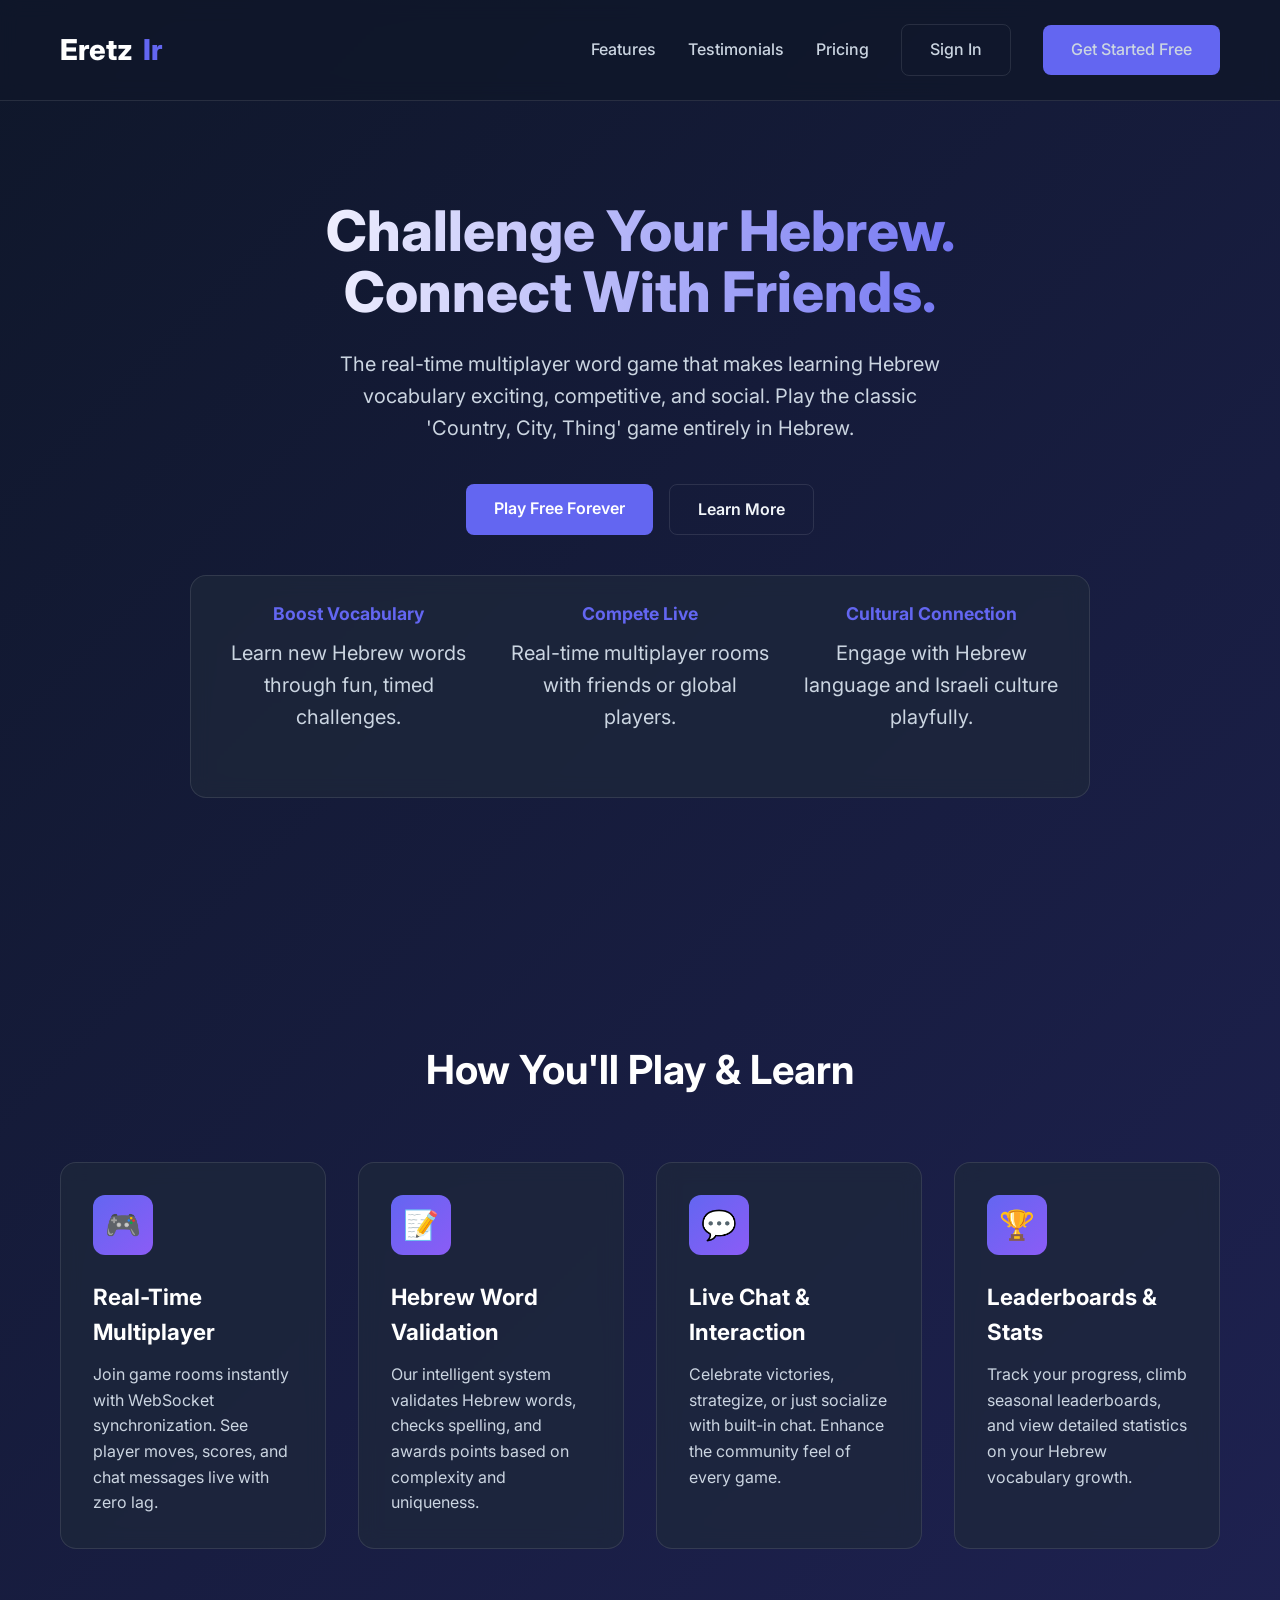
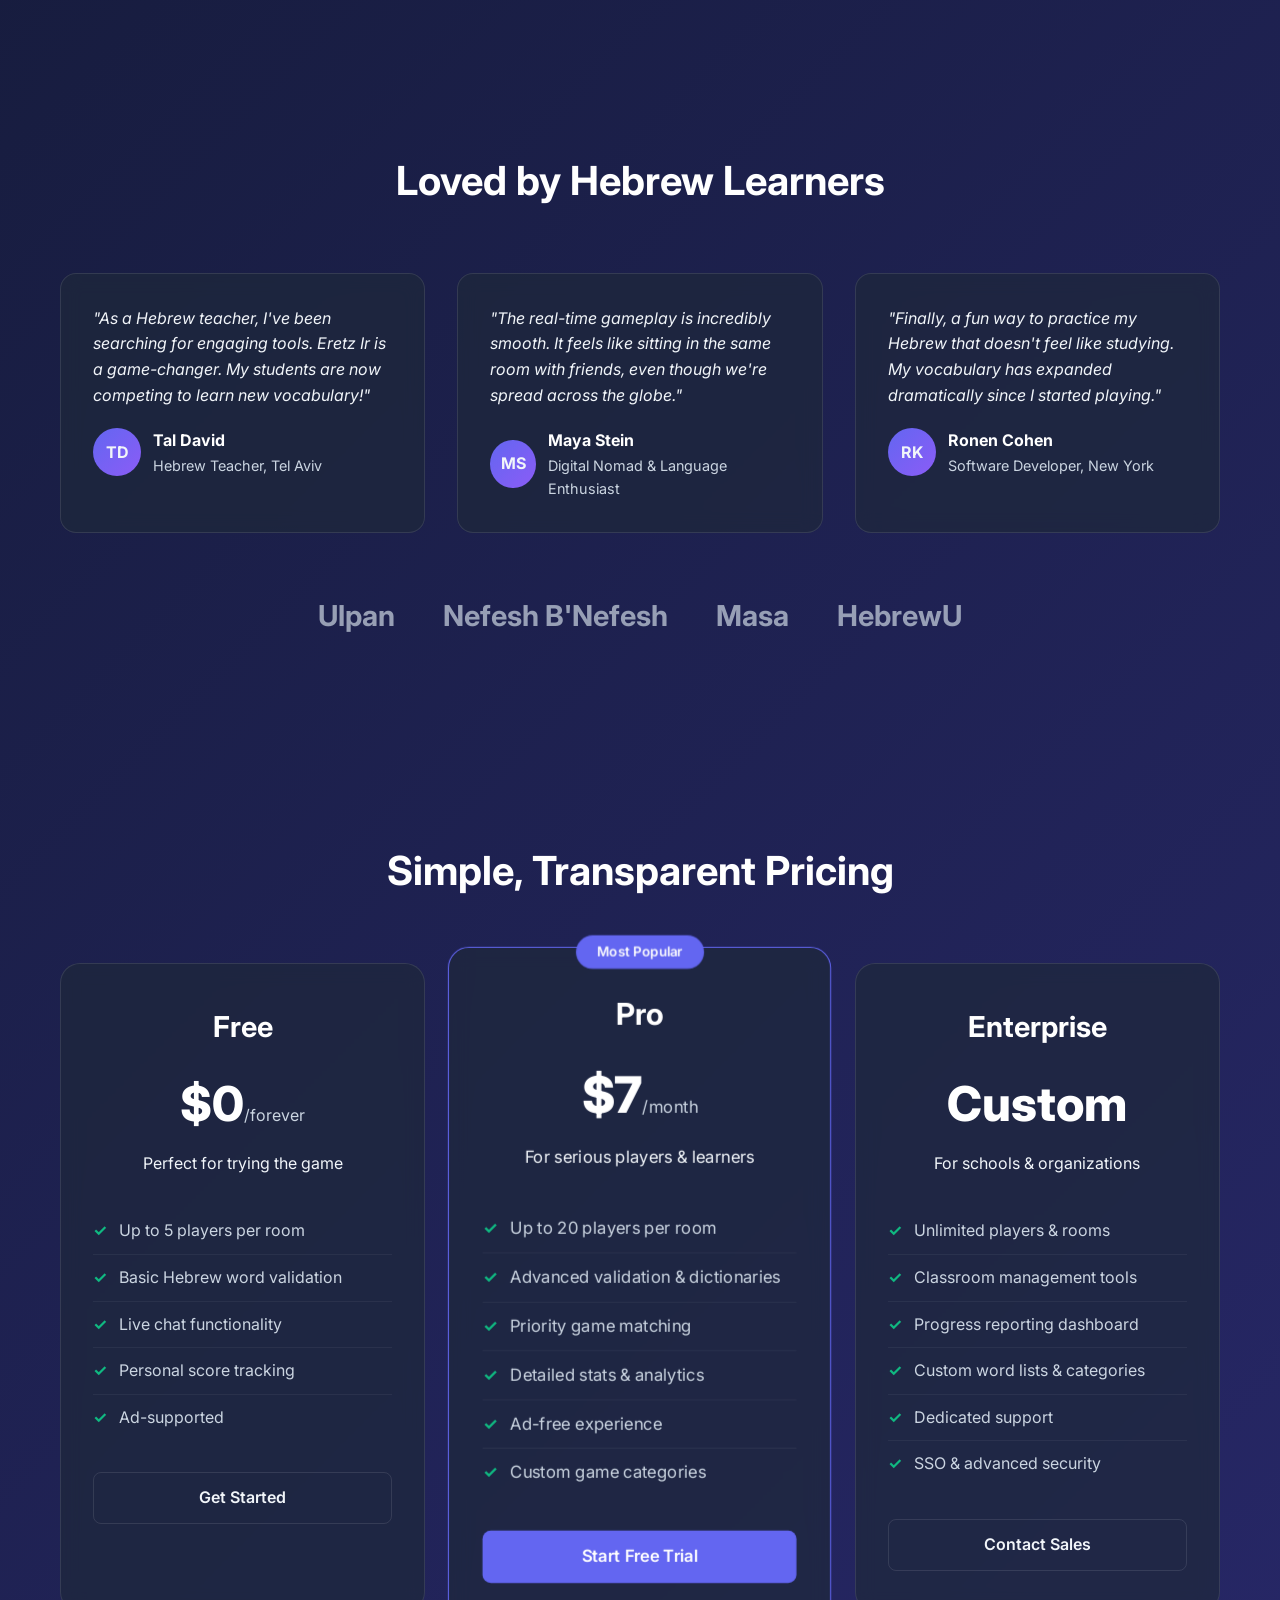
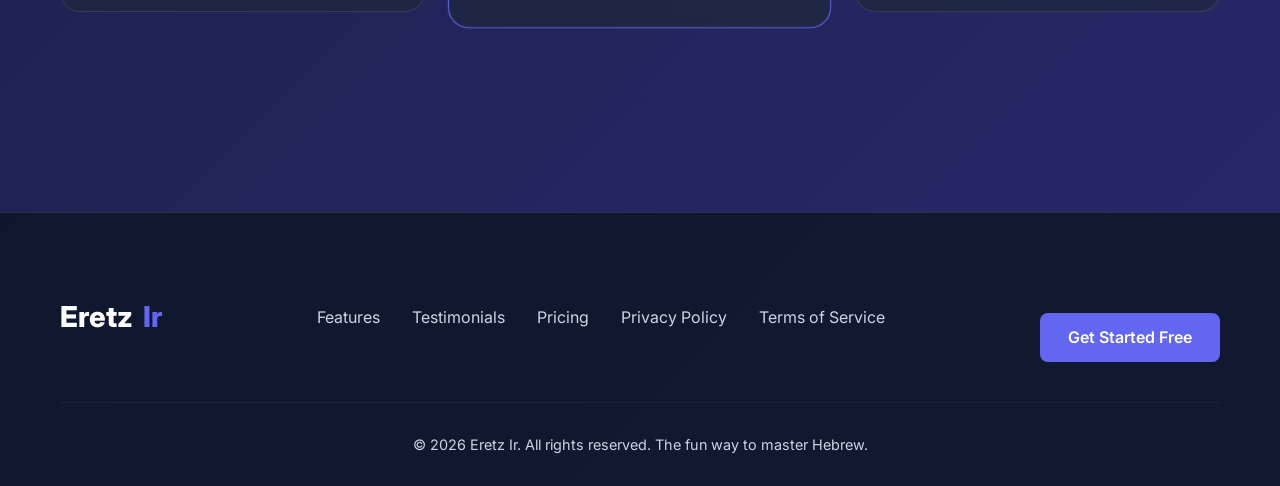
<file: index.html>
<!DOCTYPE html>
<html lang="en">
<head>
    <meta charset="UTF-8">
    <meta name="viewport" content="width=device-width, initial-scale=1.0">
    <title>Eretz Ir | Real-Time Hebrew Word Game</title>
    <link rel="preconnect" href="https://fonts.googleapis.com">
    <link rel="preconnect" href="https://fonts.gstatic.com" crossorigin>
    <link href="https://fonts.googleapis.com/css2?family=Inter:wght@300;400;500;600;700;800&display=swap" rel="stylesheet">
    <style>
        :root {
            --primary: #6366f1;
            --primary-dark: #4f46e5;
            --secondary: #10b981;
            --dark-bg: #0f172a;
            --dark-surface: #1e293b;
            --dark-surface-light: #334155;
            --text-primary: #f1f5f9;
            --text-secondary: #cbd5e1;
            --glass-bg: rgba(30, 41, 59, 0.7);
            --glass-border: rgba(255, 255, 255, 0.1);
            --shadow: 0 8px 32px rgba(0, 0, 0, 0.3);
        }

        * {
            margin: 0;
            padding: 0;
            box-sizing: border-box;
        }

        html {
            scroll-behavior: smooth;
        }

        body {
            font-family: 'Inter', sans-serif;
            background: linear-gradient(-45deg, #0f172a, #1e1b4b, #312e81, #0f172a);
            background-size: 400% 400%;
            animation: gradient 15s ease infinite;
            color: var(--text-primary);
            line-height: 1.6;
            min-height: 100vh;
            overflow-x: hidden;
        }

        @keyframes gradient {
            0% { background-position: 0% 50%; }
            50% { background-position: 100% 50%; }
            100% { background-position: 0% 50%; }
        }

        .container {
            width: 100%;
            max-width: 1200px;
            margin: 0 auto;
            padding: 0 20px;
        }

        /* Header & Navigation */
        header {
            padding: 24px 0;
            position: sticky;
            top: 0;
            z-index: 100;
            backdrop-filter: blur(10px);
            background-color: rgba(15, 23, 42, 0.8);
            border-bottom: 1px solid var(--glass-border);
        }

        .nav-container {
            display: flex;
            justify-content: space-between;
            align-items: center;
        }

        .logo {
            font-size: 1.8rem;
            font-weight: 800;
            color: white;
            text-decoration: none;
            display: flex;
            align-items: center;
            gap: 10px;
        }

        .logo span {
            color: var(--primary);
        }

        .nav-links {
            display: flex;
            gap: 32px;
            align-items: center;
        }

        .nav-links a {
            color: var(--text-secondary);
            text-decoration: none;
            font-weight: 500;
            transition: color 0.3s;
        }

        .nav-links a:hover {
            color: var(--primary);
        }

        .btn {
            display: inline-block;
            padding: 12px 28px;
            border-radius: 8px;
            font-weight: 600;
            text-decoration: none;
            transition: all 0.3s ease;
            cursor: pointer;
            border: none;
            font-size: 1rem;
        }

        .btn-primary {
            background-color: var(--primary);
            color: white;
        }

        .btn-primary:hover {
            background-color: var(--primary-dark);
            transform: translateY(-2px);
            box-shadow: var(--shadow);
        }

        .btn-secondary {
            background-color: transparent;
            color: var(--text-primary);
            border: 1px solid var(--glass-border);
        }

        .btn-secondary:hover {
            background-color: rgba(255, 255, 255, 0.05);
            border-color: var(--primary);
        }

        /* Hero Section */
        .hero {
            padding: 100px 0 140px;
            text-align: center;
            position: relative;
        }

        .hero h1 {
            font-size: 3.5rem;
            font-weight: 800;
            line-height: 1.1;
            margin-bottom: 24px;
            background: linear-gradient(to right, #fff, var(--primary));
            -webkit-background-clip: text;
            background-clip: text;
            color: transparent;
            max-width: 800px;
            margin-left: auto;
            margin-right: auto;
        }

        .hero p {
            font-size: 1.25rem;
            color: var(--text-secondary);
            max-width: 600px;
            margin: 0 auto 40px;
        }

        .hero-btns {
            display: flex;
            gap: 16px;
            justify-content: center;
            margin-top: 40px;
        }

        .value-prop {
            background: var(--glass-bg);
            backdrop-filter: blur(10px);
            border: 1px solid var(--glass-border);
            border-radius: 16px;
            padding: 24px;
            max-width: 900px;
            margin: 40px auto 0;
            display: grid;
            grid-template-columns: repeat(auto-fit, minmax(200px, 1fr));
            gap: 24px;
        }

        .prop-item {
            text-align: center;
        }

        .prop-item h3 {
            color: var(--primary);
            margin-bottom: 8px;
            font-size: 1.1rem;
        }

        /* Features Section */
        .section {
            padding: 100px 0;
        }

        .section-title {
            text-align: center;
            font-size: 2.5rem;
            font-weight: 700;
            margin-bottom: 60px;
            color: white;
        }

        .features-grid {
            display: grid;
            grid-template-columns: repeat(auto-fit, minmax(250px, 1fr));
            gap: 32px;
        }

        .feature-card {
            background: var(--glass-bg);
            backdrop-filter: blur(10px);
            border: 1px solid var(--glass-border);
            border-radius: 16px;
            padding: 32px;
            transition: transform 0.3s, border-color 0.3s;
        }

        .feature-card:hover {
            transform: translateY(-8px);
            border-color: var(--primary);
        }

        .feature-icon {
            width: 60px;
            height: 60px;
            background: linear-gradient(135deg, var(--primary), #8b5cf6);
            border-radius: 12px;
            display: flex;
            align-items: center;
            justify-content: center;
            margin-bottom: 24px;
            font-size: 1.8rem;
        }

        .feature-card h3 {
            font-size: 1.4rem;
            margin-bottom: 12px;
            color: white;
        }

        .feature-card p {
            color: var(--text-secondary);
        }

        /* Social Proof */
        .testimonials {
            display: grid;
            grid-template-columns: repeat(auto-fit, minmax(300px, 1fr));
            gap: 32px;
            margin-top: 60px;
        }

        .testimonial-card {
            background: var(--glass-bg);
            backdrop-filter: blur(10px);
            border: 1px solid var(--glass-border);
            border-radius: 16px;
            padding: 32px;
        }

        .testimonial-text {
            font-style: italic;
            margin-bottom: 20px;
            color: var(--text-primary);
        }

        .testimonial-author {
            display: flex;
            align-items: center;
            gap: 12px;
        }

        .author-avatar {
            width: 48px;
            height: 48px;
            border-radius: 50%;
            background: linear-gradient(135deg, var(--primary), #8b5cf6);
            display: flex;
            align-items: center;
            justify-content: center;
            font-weight: bold;
        }

        .author-info h4 {
            color: white;
        }

        .author-info p {
            color: var(--text-secondary);
            font-size: 0.9rem;
        }

        .logo-cloud {
            display: flex;
            justify-content: center;
            align-items: center;
            gap: 48px;
            flex-wrap: wrap;
            margin-top: 60px;
            opacity: 0.7;
        }

        .logo-item {
            font-size: 1.8rem;
            font-weight: 700;
            color: var(--text-secondary);
        }

        /* Pricing */
        .pricing-grid {
            display: grid;
            grid-template-columns: repeat(auto-fit, minmax(280px, 1fr));
            gap: 32px;
            margin-top: 40px;
        }

        .pricing-card {
            background: var(--glass-bg);
            backdrop-filter: blur(10px);
            border: 1px solid var(--glass-border);
            border-radius: 20px;
            padding: 40px 32px;
            text-align: center;
            transition: all 0.3s;
            position: relative;
        }

        .pricing-card.featured {
            border-color: var(--primary);
            transform: scale(1.05);
        }

        .pricing-card.featured::before {
            content: 'Most Popular';
            position: absolute;
            top: -12px;
            left: 50%;
            transform: translateX(-50%);
            background: var(--primary);
            color: white;
            padding: 6px 20px;
            border-radius: 20px;
            font-size: 0.8rem;
            font-weight: 600;
        }

        .pricing-card h3 {
            font-size: 1.8rem;
            margin-bottom: 16px;
            color: white;
        }

        .price {
            font-size: 3rem;
            font-weight: 800;
            color: white;
            margin-bottom: 8px;
        }

        .price span {
            font-size: 1rem;
            color: var(--text-secondary);
            font-weight: normal;
        }

        .pricing-features {
            list-style: none;
            margin: 32px 0;
            text-align: left;
        }

        .pricing-features li {
            padding: 10px 0;
            color: var(--text-secondary);
            border-bottom: 1px solid rgba(255, 255, 255, 0.05);
        }

        .pricing-features li:last-child {
            border-bottom: none;
        }

        .pricing-features li::before {
            content: '✓';
            color: var(--secondary);
            font-weight: bold;
            margin-right: 12px;
        }

        /* Footer */
        footer {
            background-color: rgba(15, 23, 42, 0.9);
            border-top: 1px solid var(--glass-border);
            padding: 60px 0 30px;
            margin-top: 100px;
        }

        .footer-content {
            display: flex;
            justify-content: space-between;
            align-items: center;
            flex-wrap: wrap;
            gap: 40px;
            margin-bottom: 40px;
        }

        .footer-links {
            display: flex;
            gap: 32px;
        }

        .footer-links a {
            color: var(--text-secondary);
            text-decoration: none;
            transition: color 0.3s;
        }

        .footer-links a:hover {
            color: var(--primary);
        }

        .copyright {
            text-align: center;
            color: var(--text-secondary);
            font-size: 0.9rem;
            padding-top: 30px;
            border-top: 1px solid rgba(255, 255, 255, 0.05);
        }

        /* Responsive */
        @media (max-width: 768px) {
            .hero h1 {
                font-size: 2.5rem;
            }

            .nav-links {
                display: none;
            }

            .hero-btns {
                flex-direction: column;
                align-items: center;
            }

            .value-prop {
                grid-template-columns: 1fr;
            }

            .pricing-card.featured {
                transform: none;
            }

            .footer-content {
                flex-direction: column;
                text-align: center;
            }
        }
    </style>
</head>
<body>
    <!-- Header -->
    <header>
        <div class="container nav-container">
            <a href="#" class="logo">Eretz<span>Ir</span></a>
            <nav class="nav-links">
                <a href="#features">Features</a>
                <a href="#testimonials">Testimonials</a>
                <a href="#pricing">Pricing</a>
                <a href="auth.html" class="btn btn-secondary">Sign In</a>
                <a href="auth.html" class="btn btn-primary">Get Started Free</a>
            </nav>
        </div>
    </header>

    <!-- Hero Section -->
    <section class="hero">
        <div class="container">
            <h1>Challenge Your Hebrew. Connect With Friends.</h1>
            <p>The real-time multiplayer word game that makes learning Hebrew vocabulary exciting, competitive, and social. Play the classic 'Country, City, Thing' game entirely in Hebrew.</p>
            <div class="hero-btns">
                <a href="auth.html" class="btn btn-primary">Play Free Forever</a>
                <a href="#features" class="btn btn-secondary">Learn More</a>
            </div>
            <div class="value-prop">
                <div class="prop-item">
                    <h3>Boost Vocabulary</h3>
                    <p>Learn new Hebrew words through fun, timed challenges.</p>
                </div>
                <div class="prop-item">
                    <h3>Compete Live</h3>
                    <p>Real-time multiplayer rooms with friends or global players.</p>
                </div>
                <div class="prop-item">
                    <h3>Cultural Connection</h3>
                    <p>Engage with Hebrew language and Israeli culture playfully.</p>
                </div>
            </div>
        </div>
    </section>

    <!-- Features -->
    <section class="section" id="features">
        <div class="container">
            <h2 class="section-title">How You'll Play & Learn</h2>
            <div class="features-grid">
                <div class="feature-card">
                    <div class="feature-icon">🎮</div>
                    <h3>Real-Time Multiplayer</h3>
                    <p>Join game rooms instantly with WebSocket synchronization. See player moves, scores, and chat messages live with zero lag.</p>
                </div>
                <div class="feature-card">
                    <div class="feature-icon">📝</div>
                    <h3>Hebrew Word Validation</h3>
                    <p>Our intelligent system validates Hebrew words, checks spelling, and awards points based on complexity and uniqueness.</p>
                </div>
                <div class="feature-card">
                    <div class="feature-icon">💬</div>
                    <h3>Live Chat & Interaction</h3>
                    <p>Celebrate victories, strategize, or just socialize with built-in chat. Enhance the community feel of every game.</p>
                </div>
                <div class="feature-card">
                    <div class="feature-icon">🏆</div>
                    <h3>Leaderboards & Stats</h3>
                    <p>Track your progress, climb seasonal leaderboards, and view detailed statistics on your Hebrew vocabulary growth.</p>
                </div>
            </div>
        </div>
    </section>

    <!-- Social Proof -->
    <section class="section" id="testimonials">
        <div class="container">
            <h2 class="section-title">Loved by Hebrew Learners</h2>
            <div class="testimonials">
                <div class="testimonial-card">
                    <p class="testimonial-text">"As a Hebrew teacher, I've been searching for engaging tools. Eretz Ir is a game-changer. My students are now competing to learn new vocabulary!"</p>
                    <div class="testimonial-author">
                        <div class="author-avatar">TD</div>
                        <div class="author-info">
                            <h4>Tal David</h4>
                            <p>Hebrew Teacher, Tel Aviv</p>
                        </div>
                    </div>
                </div>
                <div class="testimonial-card">
                    <p class="testimonial-text">"The real-time gameplay is incredibly smooth. It feels like sitting in the same room with friends, even though we're spread across the globe."</p>
                    <div class="testimonial-author">
                        <div class="author-avatar">MS</div>
                        <div class="author-info">
                            <h4>Maya Stein</h4>
                            <p>Digital Nomad & Language Enthusiast</p>
                        </div>
                    </div>
                </div>
                <div class="testimonial-card">
                    <p class="testimonial-text">"Finally, a fun way to practice my Hebrew that doesn't feel like studying. My vocabulary has expanded dramatically since I started playing."</p>
                    <div class="testimonial-author">
                        <div class="author-avatar">RK</div>
                        <div class="author-info">
                            <h4>Ronen Cohen</h4>
                            <p>Software Developer, New York</p>
                        </div>
                    </div>
                </div>
            </div>
            <div class="logo-cloud">
                <div class="logo-item">Ulpan</div>
                <div class="logo-item">Nefesh B'Nefesh</div>
                <div class="logo-item">Masa</div>
                <div class="logo-item">HebrewU</div>
            </div>
        </div>
    </section>

    <!-- Pricing -->
    <section class="section" id="pricing">
        <div class="container">
            <h2 class="section-title">Simple, Transparent Pricing</h2>
            <div class="pricing-grid">
                <div class="pricing-card">
                    <h3>Free</h3>
                    <div class="price">$0<span>/forever</span></div>
                    <p>Perfect for trying the game</p>
                    <ul class="pricing-features">
                        <li>Up to 5 players per room</li>
                        <li>Basic Hebrew word validation</li>
                        <li>Live chat functionality</li>
                        <li>Personal score tracking</li>
                        <li>Ad-supported</li>
                    </ul>
                    <a href="auth.html" class="btn btn-secondary" style="width: 100%;">Get Started</a>
                </div>
                <div class="pricing-card featured">
                    <h3>Pro</h3>
                    <div class="price">$7<span>/month</span></div>
                    <p>For serious players & learners</p>
                    <ul class="pricing-features">
                        <li>Up to 20 players per room</li>
                        <li>Advanced validation & dictionaries</li>
                        <li>Priority game matching</li>
                        <li>Detailed stats & analytics</li>
                        <li>Ad-free experience</li>
                        <li>Custom game categories</li>
                    </ul>
                    <a href="auth.html" class="btn btn-primary" style="width: 100%;">Start Free Trial</a>
                </div>
                <div class="pricing-card">
                    <h3>Enterprise</h3>
                    <div class="price">Custom</div>
                    <p>For schools & organizations</p>
                    <ul class="pricing-features">
                        <li>Unlimited players & rooms</li>
                        <li>Classroom management tools</li>
                        <li>Progress reporting dashboard</li>
                        <li>Custom word lists & categories</li>
                        <li>Dedicated support</li>
                        <li>SSO & advanced security</li>
                    </ul>
                    <a href="auth.html" class="btn btn-secondary" style="width: 100%;">Contact Sales</a>
                </div>
            </div>
        </div>
    </section>

    <!-- Footer -->
    <footer>
        <div class="container">
            <div class="footer-content">
                <a href="#" class="logo">Eretz<span>Ir</span></a>
                <div class="footer-links">
                    <a href="#features">Features</a>
                    <a href="#testimonials">Testimonials</a>
                    <a href="#pricing">Pricing</a>
                    <a href="#">Privacy Policy</a>
                    <a href="#">Terms of Service</a>
                </div>
                <div class="hero-btns">
                    <a href="auth.html" class="btn btn-primary">Get Started Free</a>
                </div>
            </div>
            <div class="copyright">
                &copy; 2026 Eretz Ir. All rights reserved. The fun way to master Hebrew.
            </div>
        </div>
    </footer>
</body>
</html>
</file>
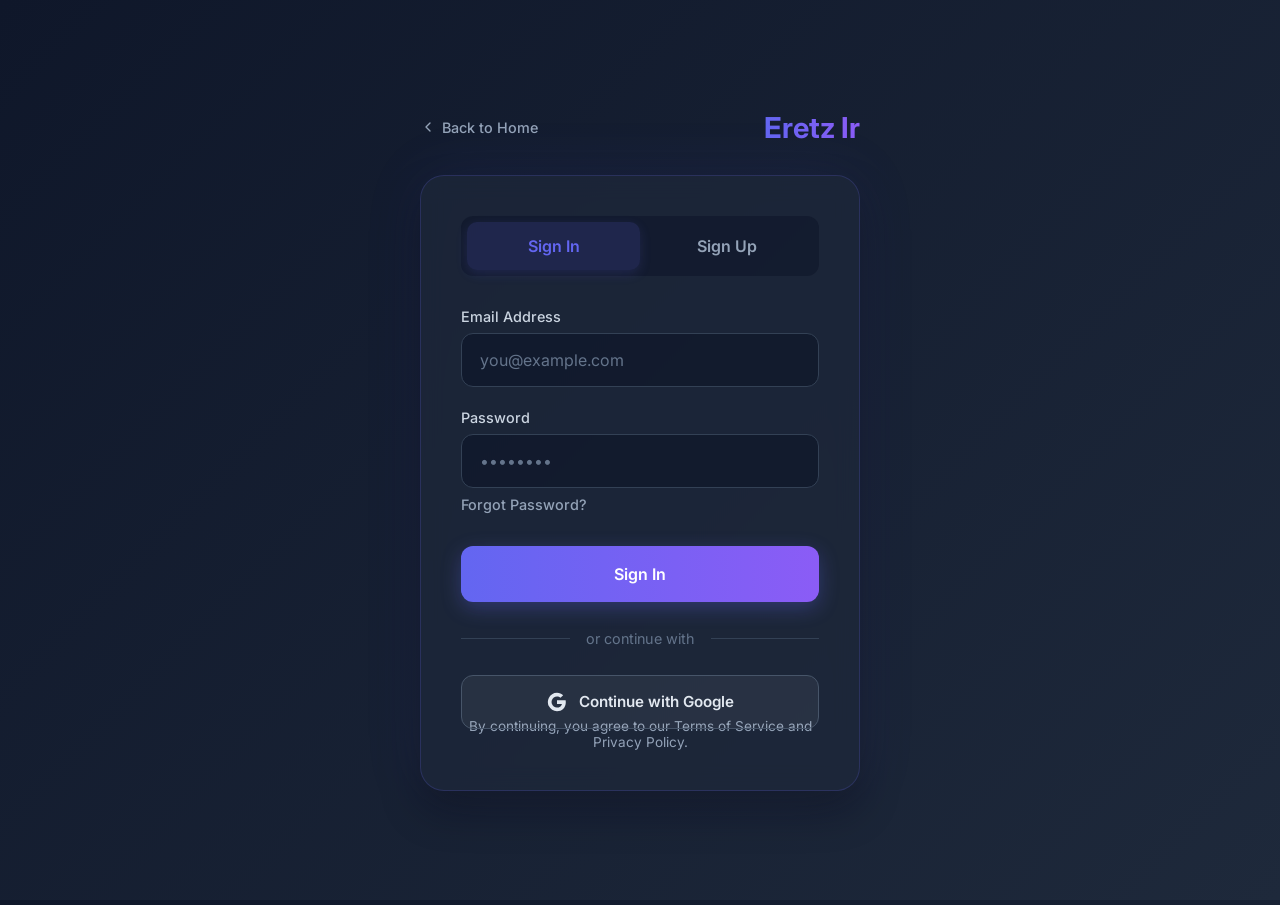
<file: auth.html>
<!DOCTYPE html>
<html lang="en">
<head>
    <meta charset="UTF-8">
    <meta name="viewport" content="width=device-width, initial-scale=1.0">
    <title>Eretz Ir | Authentication</title>
    <link rel="preconnect" href="https://fonts.googleapis.com">
    <link rel="preconnect" href="https://fonts.gstatic.com" crossorigin>
    <link href="https://fonts.googleapis.com/css2?family=Inter:wght@300;400;500;600;700&display=swap" rel="stylesheet">
    <style>
        * {
            margin: 0;
            padding: 0;
            box-sizing: border-box;
            font-family: 'Inter', sans-serif;
        }

        body {
            background: linear-gradient(135deg, #0f172a 0%, #1e293b 100%);
            color: #f1f5f9;
            min-height: 100vh;
            display: flex;
            align-items: center;
            justify-content: center;
            padding: 20px;
        }

        .container {
            width: 100%;
            max-width: 440px;
        }

        .header {
            display: flex;
            align-items: center;
            justify-content: space-between;
            margin-bottom: 30px;
        }

        .back-link {
            color: #94a3b8;
            text-decoration: none;
            font-size: 0.9rem;
            font-weight: 500;
            display: flex;
            align-items: center;
            gap: 6px;
            transition: color 0.2s;
        }

        .back-link:hover {
            color: #6366f1;
        }

        .logo {
            font-size: 1.8rem;
            font-weight: 700;
            background: linear-gradient(90deg, #6366f1, #8b5cf6);
            -webkit-background-clip: text;
            background-clip: text;
            color: transparent;
        }

        .card {
            background: rgba(30, 41, 59, 0.7);
            backdrop-filter: blur(12px);
            border-radius: 24px;
            padding: 40px;
            border: 1px solid rgba(99, 102, 241, 0.2);
            box-shadow: 0 20px 40px rgba(0, 0, 0, 0.3), 0 0 60px rgba(99, 102, 241, 0.1);
        }

        .tabs {
            display: flex;
            background: rgba(15, 23, 42, 0.6);
            border-radius: 12px;
            padding: 6px;
            margin-bottom: 32px;
        }

        .tab {
            flex: 1;
            text-align: center;
            padding: 14px;
            border-radius: 10px;
            font-weight: 600;
            cursor: pointer;
            transition: all 0.3s ease;
            color: #94a3b8;
            border: none;
            background: transparent;
            font-size: 1rem;
        }

        .tab.active {
            background: rgba(99, 102, 241, 0.15);
            color: #6366f1;
            box-shadow: 0 4px 12px rgba(99, 102, 241, 0.15);
        }

        .form-container {
            position: relative;
            min-height: 380px;
        }

        .form {
            position: absolute;
            top: 0;
            left: 0;
            width: 100%;
            opacity: 0;
            pointer-events: none;
            transform: translateX(20px);
            transition: opacity 0.4s ease, transform 0.4s ease;
        }

        .form.active {
            opacity: 1;
            pointer-events: all;
            transform: translateX(0);
        }

        .form-group {
            margin-bottom: 22px;
        }

        .form-label {
            display: block;
            margin-bottom: 8px;
            font-weight: 500;
            font-size: 0.9rem;
            color: #cbd5e1;
        }

        .form-input {
            width: 100%;
            padding: 16px 18px;
            background: rgba(15, 23, 42, 0.7);
            border: 1.5px solid #334155;
            border-radius: 12px;
            color: #f1f5f9;
            font-size: 1rem;
            transition: all 0.3s;
        }

        .form-input:focus {
            outline: none;
            border-color: #6366f1;
            box-shadow: 0 0 0 3px rgba(99, 102, 241, 0.2);
        }

        .form-input::placeholder {
            color: #64748b;
        }

        .forgot-link {
            display: inline-block;
            color: #94a3b8;
            text-decoration: none;
            font-size: 0.9rem;
            font-weight: 500;
            margin-top: 8px;
            transition: color 0.2s;
        }

        .forgot-link:hover {
            color: #6366f1;
        }

        .submit-btn {
            width: 100%;
            padding: 18px;
            background: linear-gradient(90deg, #6366f1, #8b5cf6);
            color: white;
            border: none;
            border-radius: 12px;
            font-weight: 600;
            font-size: 1rem;
            cursor: pointer;
            transition: all 0.3s;
            margin-top: 10px;
            box-shadow: 0 6px 20px rgba(99, 102, 241, 0.3);
        }

        .submit-btn:hover {
            transform: translateY(-2px);
            box-shadow: 0 10px 25px rgba(99, 102, 241, 0.4);
        }

        .submit-btn:active {
            transform: translateY(0);
        }

        .divider {
            display: flex;
            align-items: center;
            margin: 28px 0;
            color: #64748b;
            font-size: 0.9rem;
        }

        .divider::before,
        .divider::after {
            content: '';
            flex: 1;
            height: 1px;
            background: #334155;
        }

        .divider span {
            padding: 0 16px;
        }

        .google-btn {
            width: 100%;
            padding: 16px;
            background: rgba(255, 255, 255, 0.05);
            border: 1.5px solid #475569;
            border-radius: 12px;
            color: #e2e8f0;
            font-weight: 600;
            font-size: 0.95rem;
            cursor: pointer;
            display: flex;
            align-items: center;
            justify-content: center;
            gap: 12px;
            transition: all 0.3s;
        }

        .google-btn:hover {
            background: rgba(255, 255, 255, 0.1);
            border-color: #6366f1;
        }

        .google-icon {
            width: 20px;
            height: 20px;
            background: url('data:image/svg+xml;utf8,<svg xmlns="http://www.w3.org/2000/svg" viewBox="0 0 24 24"><path fill="%23e2e8f0" d="M22.56 12.25c0-.78-.07-1.53-.2-2.25H12v4.26h5.92c-.26 1.37-1.04 2.53-2.21 3.31v2.77h3.57c2.08-1.92 3.28-4.74 3.28-8.09z"/><path fill="%23e2e8f0" d="M12 23c2.97 0 5.46-.98 7.28-2.66l-3.57-2.77c-.98.66-2.23 1.06-3.71 1.06-2.86 0-5.29-1.93-6.16-4.53H2.18v2.84C3.99 20.53 7.7 23 12 23z"/><path fill="%23e2e8f0" d="M5.84 14.09c-.22-.66-.35-1.36-.35-2.09s.13-1.43.35-2.09V7.07H2.18C1.43 8.55 1 10.22 1 12s.43 3.45 1.18 4.93l2.85-2.22.81-.62z"/><path fill="%23e2e8f0" d="M12 5.38c1.62 0 3.06.56 4.21 1.64l3.15-3.15C17.45 2.09 14.97 1 12 1 7.7 1 3.99 3.47 2.18 7.07l3.66 2.84c.87-2.6 3.3-4.53 6.16-4.53z"/></svg>');
            background-size: contain;
        }

        .footer-text {
            text-align: center;
            margin-top: 30px;
            color: #94a3b8;
            font-size: 0.85rem;
        }

        @media (max-width: 480px) {
            .card {
                padding: 30px 24px;
            }
            .container {
                padding: 10px;
            }
        }
    </style>
</head>
<body>
    <div class="container">
        <div class="header">
            <a href="index.html" class="back-link">
                <svg width="16" height="16" viewBox="0 0 24 24" fill="none" xmlns="http://www.w3.org/2000/svg">
                    <path d="M15 18L9 12L15 6" stroke="currentColor" stroke-width="2" stroke-linecap="round" stroke-linejoin="round"/>
                </svg>
                Back to Home
            </a>
            <div class="logo">Eretz Ir</div>
        </div>

        <div class="card">
            <div class="tabs">
                <button class="tab active" data-tab="signin">Sign In</button>
                <button class="tab" data-tab="signup">Sign Up</button>
            </div>

            <div class="form-container">
                <!-- Sign In Form -->
                <form id="signin-form" class="form active">
                    <div class="form-group">
                        <label class="form-label" for="signin-email">Email Address</label>
                        <input type="email" id="signin-email" class="form-input" placeholder="you@example.com" required>
                    </div>
                    <div class="form-group">
                        <label class="form-label" for="signin-password">Password</label>
                        <input type="password" id="signin-password" class="form-input" placeholder="••••••••" required>
                        <a href="#" class="forgot-link">Forgot Password?</a>
                    </div>
                    <button type="submit" class="submit-btn">Sign In</button>

                    <div class="divider">
                        <span>or continue with</span>
                    </div>

                    <button type="button" class="google-btn">
                        <span class="google-icon"></span>
                        Continue with Google
                    </button>
                </form>

                <!-- Sign Up Form -->
                <form id="signup-form" class="form">
                    <div class="form-group">
                        <label class="form-label" for="signup-name">Full Name</label>
                        <input type="text" id="signup-name" class="form-input" placeholder="John Doe" required>
                    </div>
                    <div class="form-group">
                        <label class="form-label" for="signup-email">Email Address</label>
                        <input type="email" id="signup-email" class="form-input" placeholder="you@example.com" required>
                    </div>
                    <div class="form-group">
                        <label class="form-label" for="signup-password">Password</label>
                        <input type="password" id="signup-password" class="form-input" placeholder="••••••••" required>
                    </div>
                    <div class="form-group">
                        <label class="form-label" for="signup-confirm">Confirm Password</label>
                        <input type="password" id="signup-confirm" class="form-input" placeholder="••••••••" required>
                    </div>
                    <button type="submit" class="submit-btn">Create Account</button>

                    <div class="divider">
                        <span>or continue with</span>
                    </div>

                    <button type="button" class="google-btn">
                        <span class="google-icon"></span>
                        Continue with Google
                    </button>
                </form>
            </div>

            <p class="footer-text">
                By continuing, you agree to our Terms of Service and Privacy Policy.
            </p>
        </div>
    </div>

    <script>
        // Tab Switching
        const tabs = document.querySelectorAll('.tab');
        const forms = document.querySelectorAll('.form');

        tabs.forEach(tab => {
            tab.addEventListener('click', () => {
                const targetTab = tab.getAttribute('data-tab');

                // Update active tab
                tabs.forEach(t => t.classList.remove('active'));
                tab.classList.add('active');

                // Show corresponding form
                forms.forEach(form => {
                    form.classList.remove('active');
                    if (form.id === `${targetTab}-form`) {
                        form.classList.add('active');
                    }
                });
            });
        });

        // Form Submission
        document.getElementById('signin-form').addEventListener('submit', function(e) {
            e.preventDefault();
            const email = document.getElementById('signin-email').value;
            const password = document.getElementById('signin-password').value;

            // Mock authentication
            if (email && password) {
                localStorage.setItem('authToken', 'mock-token-xxx');
                window.location.href = 'app.html';
            } else {
                alert('Please fill in all fields.');
            }
        });

        document.getElementById('signup-form').addEventListener('submit', function(e) {
            e.preventDefault();
            const name = document.getElementById('signup-name').value;
            const email = document.getElementById('signup-email').value;
            const password = document.getElementById('signup-password').value;
            const confirm = document.getElementById('signup-confirm').value;

            if (!name || !email || !password || !confirm) {
                alert('Please fill in all fields.');
                return;
            }

            if (password !== confirm) {
                alert('Passwords do not match.');
                return;
            }

            // Mock registration
            localStorage.setItem('authToken', 'mock-token-xxx');
            window.location.href = 'app.html';
        });

        // Google button (visual only)
        document.querySelectorAll('.google-btn').forEach(btn => {
            btn.addEventListener('click', () => {
                alert('Google authentication would be implemented in a real application.');
            });
        });

        // Forgot password link
        document.querySelector('.forgot-link').addEventListener('click', (e) => {
            e.preventDefault();
            alert('Password reset functionality would be implemented in a real application.');
        });
    </script>
</body>
</html>
</file>
